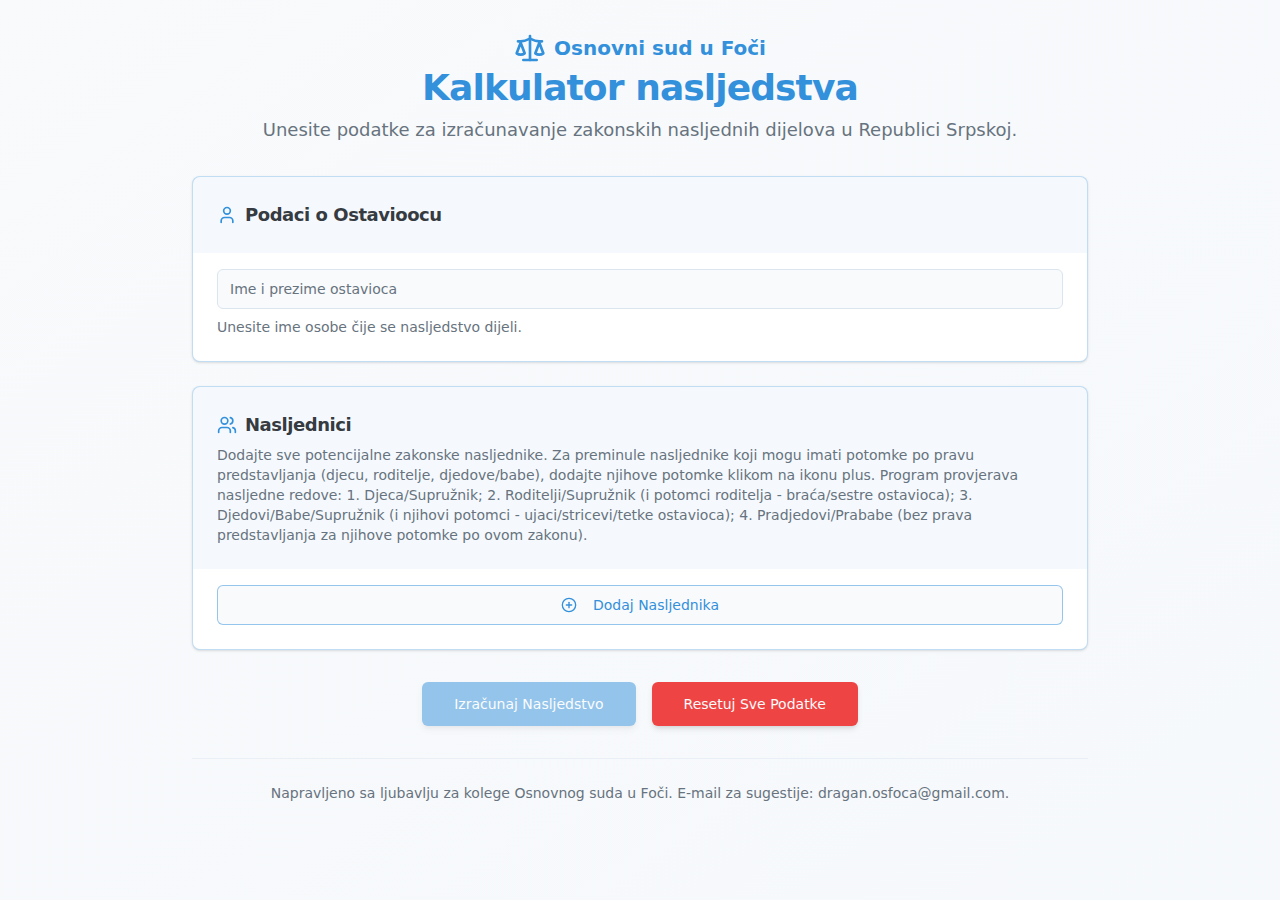
<file: index.html>
<!DOCTYPE html><html lang="sr"><head><meta charSet="utf-8"/><meta name="viewport" content="width=device-width, initial-scale=1"/><link rel="preload" href="/_next/static/media/a34f9d1faa5f3315-s.p.woff2" as="font" crossorigin="" type="font/woff2"/><link rel="stylesheet" href="/_next/static/css/271c760eee0650c8.css" data-precedence="next"/><link rel="preload" as="script" fetchPriority="low" href="/_next/static/chunks/webpack-99dad34258295962.js"/><script src="/_next/static/chunks/4bd1b696-57d7e958a3b6c634.js" async=""></script><script src="/_next/static/chunks/684-a70d8531214ff508.js" async=""></script><script src="/_next/static/chunks/main-app-88a0a9742c364011.js" async=""></script><script src="/_next/static/chunks/774-def2194fc83013f5.js" async=""></script><script src="/_next/static/chunks/app/layout-9d490b1d1be924e0.js" async=""></script><script src="/_next/static/chunks/623-ab50f0c5c7558d57.js" async=""></script><script src="/_next/static/chunks/app/page-9f771d47af04e591.js" async=""></script><meta name="next-size-adjust" content=""/><link rel="manifest" href="/manifest.json"/><meta name="theme-color" content="#3498db"/><title>Osnovni sud u Foči - kalkulator nasljedstva</title><meta name="description" content="Kalkulator za izračunavanje nasljednog dijela u Republici Srpskoj"/> <script src="/_next/static/chunks/polyfills-42372ed130431b0a.js" noModule=""></script></head><body class="__variable_d65c78 font-sans antialiased"><div class="min-h-screen bg-gradient-to-br from-background to-secondary/30 dark:from-background dark:to-secondary/10 flex flex-col items-center p-4 md:p-8 print:p-0 print:bg-white"><div class="w-full max-w-4xl space-y-8 print:space-y-0"><header class="print:hidden"><div class="flex justify-center items-center mb-1"><svg xmlns="http://www.w3.org/2000/svg" width="24" height="24" viewBox="0 0 24 24" fill="none" stroke="currentColor" stroke-width="2" stroke-linecap="round" stroke-linejoin="round" class="lucide lucide-scale mr-2 h-6 w-6 md:h-8 md:w-8 text-primary"><path d="m16 16 3-8 3 8c-.87.65-1.92 1-3 1s-2.13-.35-3-1Z"></path><path d="m2 16 3-8 3 8c-.87.65-1.92 1-3 1s-2.13-.35-3-1Z"></path><path d="M7 21h10"></path><path d="M12 3v18"></path><path d="M3 7h2c2 0 5-1 7-2 2 1 5 2 7 2h2"></path></svg><span class="text-lg md:text-xl font-semibold text-primary">Osnovni sud u Foči</span></div><h1 class="text-3xl md:text-4xl font-bold text-primary tracking-tight text-center mb-2">Kalkulator nasljedstva</h1><p class="mt-2 text-md md:text-lg text-muted-foreground text-center">Unesite podatke za izračunavanje zakonskih nasljednih dijelova u Republici Srpskoj.</p></header><div class="space-y-6 print:hidden"><div class="rounded-lg border bg-card text-card-foreground border-primary/30 shadow"><div class="flex flex-col space-y-1.5 p-6 bg-primary/5 rounded-t-md"><div class="font-semibold tracking-tight text-lg flex items-center"><svg xmlns="http://www.w3.org/2000/svg" width="24" height="24" viewBox="0 0 24 24" fill="none" stroke="currentColor" stroke-width="2" stroke-linecap="round" stroke-linejoin="round" class="lucide lucide-user mr-2 h-5 w-5 text-primary"><path d="M19 21v-2a4 4 0 0 0-4-4H9a4 4 0 0 0-4 4v2"></path><circle cx="12" cy="7" r="4"></circle></svg> Podaci o Ostavioocu</div></div><div class="p-6 pt-4"><input class="flex h-10 w-full rounded-md border border-input bg-background px-3 py-2 text-base ring-offset-background file:border-0 file:bg-transparent file:text-sm file:font-medium file:text-foreground placeholder:text-muted-foreground focus-visible:outline-none focus-visible:ring-2 focus-visible:ring-ring focus-visible:ring-offset-2 disabled:cursor-not-allowed disabled:opacity-50 md:text-sm mb-2" placeholder="Ime i prezime ostavioca" aria-label="Ime i prezime ostavioca" value=""/><p class="text-sm text-muted-foreground">Unesite ime osobe čije se nasljedstvo dijeli.</p></div></div><div class="rounded-lg border bg-card text-card-foreground border-primary/30 shadow"><div class="flex flex-col space-y-1.5 p-6 bg-primary/5 rounded-t-md"><div class="font-semibold tracking-tight text-lg flex items-center"><svg xmlns="http://www.w3.org/2000/svg" width="24" height="24" viewBox="0 0 24 24" fill="none" stroke="currentColor" stroke-width="2" stroke-linecap="round" stroke-linejoin="round" class="lucide lucide-users mr-2 h-5 w-5 text-primary"><path d="M16 21v-2a4 4 0 0 0-4-4H6a4 4 0 0 0-4 4v2"></path><circle cx="9" cy="7" r="4"></circle><path d="M22 21v-2a4 4 0 0 0-3-3.87"></path><path d="M16 3.13a4 4 0 0 1 0 7.75"></path></svg> Nasljednici</div><div class="text-sm text-muted-foreground">Dodajte sve potencijalne zakonske nasljednike. Za preminule nasljednike koji mogu imati potomke po pravu predstavljanja (djecu, roditelje, djedove/babe), dodajte njihove potomke klikom na ikonu plus. Program provjerava nasljedne redove: 1. Djeca/Supružnik; 2. Roditelji/Supružnik (i potomci roditelja - braća/sestre ostavioca); 3. Djedovi/Babe/Supružnik (i njihovi potomci - ujaci/stricevi/tetke ostavioca); 4. Pradjedovi/Prababe (bez prava predstavljanja za njihove potomke po ovom zakonu).</div></div><div class="p-6 pt-4"><button class="inline-flex items-center justify-center gap-2 whitespace-nowrap rounded-md text-sm font-medium ring-offset-background transition-colors focus-visible:outline-none focus-visible:ring-2 focus-visible:ring-ring focus-visible:ring-offset-2 disabled:pointer-events-none disabled:opacity-50 [&amp;_svg]:pointer-events-none [&amp;_svg]:size-4 [&amp;_svg]:shrink-0 border bg-background h-10 px-4 py-2 w-full border-primary/50 text-primary hover:bg-primary/10 hover:text-primary"><svg xmlns="http://www.w3.org/2000/svg" width="24" height="24" viewBox="0 0 24 24" fill="none" stroke="currentColor" stroke-width="2" stroke-linecap="round" stroke-linejoin="round" class="lucide lucide-circle-plus mr-2 h-4 w-4"><circle cx="12" cy="12" r="10"></circle><path d="M8 12h8"></path><path d="M12 8v8"></path></svg> Dodaj Nasljednika</button></div></div></div><div class="flex flex-col sm:flex-row justify-center items-center gap-4 print:hidden"><button class="inline-flex items-center justify-center gap-2 whitespace-nowrap text-sm font-medium ring-offset-background focus-visible:outline-none focus-visible:ring-2 focus-visible:ring-ring focus-visible:ring-offset-2 disabled:pointer-events-none disabled:opacity-50 [&amp;_svg]:pointer-events-none [&amp;_svg]:size-4 [&amp;_svg]:shrink-0 h-11 rounded-md px-8 w-full sm:w-auto bg-primary hover:bg-primary/90 text-primary-foreground shadow-md transition-transform hover:scale-105" disabled="">Izračunaj Nasljedstvo</button><button class="inline-flex items-center justify-center gap-2 whitespace-nowrap text-sm font-medium ring-offset-background focus-visible:outline-none focus-visible:ring-2 focus-visible:ring-ring focus-visible:ring-offset-2 disabled:pointer-events-none disabled:opacity-50 [&amp;_svg]:pointer-events-none [&amp;_svg]:size-4 [&amp;_svg]:shrink-0 bg-destructive text-destructive-foreground hover:bg-destructive/90 h-11 rounded-md px-8 w-full sm:w-auto shadow-md transition-transform hover:scale-105" type="button" aria-haspopup="dialog" aria-expanded="false" aria-controls="radix-«Rk7db»" data-state="closed">Resetuj Sve Podatke</button></div><footer class="text-center mt-12 py-6 border-t border-border/50 print:hidden"><p class="text-sm text-muted-foreground">Napravljeno sa ljubavlju za kolege Osnovnog suda u Foči. E-mail za sugestije: dragan.osfoca@gmail.com.</p></footer></div></div><div role="region" aria-label="Notifications (F8)" tabindex="-1" style="pointer-events:none"><ol tabindex="-1" class="fixed top-0 z-[100] flex max-h-screen w-full flex-col-reverse p-4 sm:bottom-0 sm:right-0 sm:top-auto sm:flex-col md:max-w-[420px]"></ol></div><script src="/_next/static/chunks/webpack-99dad34258295962.js" async=""></script><script>(self.__next_f=self.__next_f||[]).push([0])</script><script>self.__next_f.push([1,"1:\"$Sreact.fragment\"\n2:I[7555,[],\"\"]\n3:I[1295,[],\"\"]\n4:I[9156,[\"774\",\"static/chunks/774-def2194fc83013f5.js\",\"177\",\"static/chunks/app/layout-9d490b1d1be924e0.js\"],\"Toaster\"]\n5:I[894,[],\"ClientPageRoot\"]\n6:I[4829,[\"774\",\"static/chunks/774-def2194fc83013f5.js\",\"623\",\"static/chunks/623-ab50f0c5c7558d57.js\",\"974\",\"static/chunks/app/page-9f771d47af04e591.js\"],\"default\"]\n9:I[9665,[],\"OutletBoundary\"]\nc:I[9665,[],\"ViewportBoundary\"]\ne:I[9665,[],\"MetadataBoundary\"]\n10:I[6614,[],\"\"]\n:HL[\"/_next/static/media/a34f9d1faa5f3315-s.p.woff2\",\"font\",{\"crossOrigin\":\"\",\"type\":\"font/woff2\"}]\n:HL[\"/_next/static/css/271c760eee0650c8.css\",\"style\"]\n"])</script><script>self.__next_f.push([1,"0:{\"P\":null,\"b\":\"gglrlC-XHOyEAA8AWJ22U\",\"p\":\"\",\"c\":[\"\",\"\"],\"i\":false,\"f\":[[[\"\",{\"children\":[\"__PAGE__\",{}]},\"$undefined\",\"$undefined\",true],[\"\",[\"$\",\"$1\",\"c\",{\"children\":[[[\"$\",\"link\",\"0\",{\"rel\":\"stylesheet\",\"href\":\"/_next/static/css/271c760eee0650c8.css\",\"precedence\":\"next\",\"crossOrigin\":\"$undefined\",\"nonce\":\"$undefined\"}]],[\"$\",\"html\",null,{\"lang\":\"sr\",\"suppressHydrationWarning\":true,\"children\":[[\"$\",\"head\",null,{\"children\":[[\"$\",\"link\",null,{\"rel\":\"manifest\",\"href\":\"/manifest.json\"}],[\"$\",\"meta\",null,{\"name\":\"theme-color\",\"content\":\"#3498db\"}],\" \"]}],[\"$\",\"body\",null,{\"className\":\"__variable_d65c78 font-sans antialiased\",\"children\":[[\"$\",\"$L2\",null,{\"parallelRouterKey\":\"children\",\"error\":\"$undefined\",\"errorStyles\":\"$undefined\",\"errorScripts\":\"$undefined\",\"template\":[\"$\",\"$L3\",null,{}],\"templateStyles\":\"$undefined\",\"templateScripts\":\"$undefined\",\"notFound\":[[[\"$\",\"title\",null,{\"children\":\"404: This page could not be found.\"}],[\"$\",\"div\",null,{\"style\":{\"fontFamily\":\"system-ui,\\\"Segoe UI\\\",Roboto,Helvetica,Arial,sans-serif,\\\"Apple Color Emoji\\\",\\\"Segoe UI Emoji\\\"\",\"height\":\"100vh\",\"textAlign\":\"center\",\"display\":\"flex\",\"flexDirection\":\"column\",\"alignItems\":\"center\",\"justifyContent\":\"center\"},\"children\":[\"$\",\"div\",null,{\"children\":[[\"$\",\"style\",null,{\"dangerouslySetInnerHTML\":{\"__html\":\"body{color:#000;background:#fff;margin:0}.next-error-h1{border-right:1px solid rgba(0,0,0,.3)}@media (prefers-color-scheme:dark){body{color:#fff;background:#000}.next-error-h1{border-right:1px solid rgba(255,255,255,.3)}}\"}}],[\"$\",\"h1\",null,{\"className\":\"next-error-h1\",\"style\":{\"display\":\"inline-block\",\"margin\":\"0 20px 0 0\",\"padding\":\"0 23px 0 0\",\"fontSize\":24,\"fontWeight\":500,\"verticalAlign\":\"top\",\"lineHeight\":\"49px\"},\"children\":404}],[\"$\",\"div\",null,{\"style\":{\"display\":\"inline-block\"},\"children\":[\"$\",\"h2\",null,{\"style\":{\"fontSize\":14,\"fontWeight\":400,\"lineHeight\":\"49px\",\"margin\":0},\"children\":\"This page could not be found.\"}]}]]}]}]],[]],\"forbidden\":\"$undefined\",\"unauthorized\":\"$undefined\"}],[\"$\",\"$L4\",null,{}]]}]]}]]}],{\"children\":[\"__PAGE__\",[\"$\",\"$1\",\"c\",{\"children\":[[\"$\",\"$L5\",null,{\"Component\":\"$6\",\"searchParams\":{},\"params\":{},\"promises\":[\"$@7\",\"$@8\"]}],\"$undefined\",null,[\"$\",\"$L9\",null,{\"children\":[\"$La\",\"$Lb\",null]}]]}],{},null,false]},null,false],[\"$\",\"$1\",\"h\",{\"children\":[null,[\"$\",\"$1\",\"ocpCFY1opY-BHYVOL0qJk\",{\"children\":[[\"$\",\"$Lc\",null,{\"children\":\"$Ld\"}],[\"$\",\"meta\",null,{\"name\":\"next-size-adjust\",\"content\":\"\"}]]}],[\"$\",\"$Le\",null,{\"children\":\"$Lf\"}]]}],false]],\"m\":\"$undefined\",\"G\":[\"$10\",\"$undefined\"],\"s\":false,\"S\":true}\n"])</script><script>self.__next_f.push([1,"7:{}\n8:{}\n"])</script><script>self.__next_f.push([1,"d:[[\"$\",\"meta\",\"0\",{\"charSet\":\"utf-8\"}],[\"$\",\"meta\",\"1\",{\"name\":\"viewport\",\"content\":\"width=device-width, initial-scale=1\"}]]\na:null\n"])</script><script>self.__next_f.push([1,"b:null\nf:[[\"$\",\"title\",\"0\",{\"children\":\"Osnovni sud u Foči - kalkulator nasljedstva\"}],[\"$\",\"meta\",\"1\",{\"name\":\"description\",\"content\":\"Kalkulator za izračunavanje nasljednog dijela u Republici Srpskoj\"}]]\n"])</script></body></html>
</file>
<file: _next/static/css/271c760eee0650c8.css>
@font-face{font-family:Inter;font-style:normal;font-weight:100 900;font-display:swap;src:url(/_next/static/media/55c55f0601d81cf3-s.woff2) format("woff2");unicode-range:u+0460-052f,u+1c80-1c8a,u+20b4,u+2de0-2dff,u+a640-a69f,u+fe2e-fe2f}@font-face{font-family:Inter;font-style:normal;font-weight:100 900;font-display:swap;src:url(/_next/static/media/26a46d62cd723877-s.woff2) format("woff2");unicode-range:u+0301,u+0400-045f,u+0490-0491,u+04b0-04b1,u+2116}@font-face{font-family:Inter;font-style:normal;font-weight:100 900;font-display:swap;src:url(/_next/static/media/97e0cb1ae144a2a9-s.woff2) format("woff2");unicode-range:u+1f??}@font-face{font-family:Inter;font-style:normal;font-weight:100 900;font-display:swap;src:url(/_next/static/media/581909926a08bbc8-s.woff2) format("woff2");unicode-range:u+0370-0377,u+037a-037f,u+0384-038a,u+038c,u+038e-03a1,u+03a3-03ff}@font-face{font-family:Inter;font-style:normal;font-weight:100 900;font-display:swap;src:url(/_next/static/media/df0a9ae256c0569c-s.woff2) format("woff2");unicode-range:u+0102-0103,u+0110-0111,u+0128-0129,u+0168-0169,u+01a0-01a1,u+01af-01b0,u+0300-0301,u+0303-0304,u+0308-0309,u+0323,u+0329,u+1ea0-1ef9,u+20ab}@font-face{font-family:Inter;font-style:normal;font-weight:100 900;font-display:swap;src:url(/_next/static/media/6d93bde91c0c2823-s.woff2) format("woff2");unicode-range:u+0100-02ba,u+02bd-02c5,u+02c7-02cc,u+02ce-02d7,u+02dd-02ff,u+0304,u+0308,u+0329,u+1d00-1dbf,u+1e00-1e9f,u+1ef2-1eff,u+2020,u+20a0-20ab,u+20ad-20c0,u+2113,u+2c60-2c7f,u+a720-a7ff}@font-face{font-family:Inter;font-style:normal;font-weight:100 900;font-display:swap;src:url(/_next/static/media/a34f9d1faa5f3315-s.p.woff2) format("woff2");unicode-range:u+00??,u+0131,u+0152-0153,u+02bb-02bc,u+02c6,u+02da,u+02dc,u+0304,u+0308,u+0329,u+2000-206f,u+20ac,u+2122,u+2191,u+2193,u+2212,u+2215,u+feff,u+fffd}@font-face{font-family:Inter Fallback;src:local("Arial");ascent-override:90.44%;descent-override:22.52%;line-gap-override:0.00%;size-adjust:107.12%}.__className_d65c78{font-family:Inter,Inter Fallback;font-style:normal}.__variable_d65c78{--font-sans:"Inter","Inter Fallback"}*,:after,:before{--tw-border-spacing-x:0;--tw-border-spacing-y:0;--tw-translate-x:0;--tw-translate-y:0;--tw-rotate:0;--tw-skew-x:0;--tw-skew-y:0;--tw-scale-x:1;--tw-scale-y:1;--tw-pan-x: ;--tw-pan-y: ;--tw-pinch-zoom: ;--tw-scroll-snap-strictness:proximity;--tw-gradient-from-position: ;--tw-gradient-via-position: ;--tw-gradient-to-position: ;--tw-ordinal: ;--tw-slashed-zero: ;--tw-numeric-figure: ;--tw-numeric-spacing: ;--tw-numeric-fraction: ;--tw-ring-inset: ;--tw-ring-offset-width:0px;--tw-ring-offset-color:#fff;--tw-ring-color:rgb(59 130 246/0.5);--tw-ring-offset-shadow:0 0 #0000;--tw-ring-shadow:0 0 #0000;--tw-shadow:0 0 #0000;--tw-shadow-colored:0 0 #0000;--tw-blur: ;--tw-brightness: ;--tw-contrast: ;--tw-grayscale: ;--tw-hue-rotate: ;--tw-invert: ;--tw-saturate: ;--tw-sepia: ;--tw-drop-shadow: ;--tw-backdrop-blur: ;--tw-backdrop-brightness: ;--tw-backdrop-contrast: ;--tw-backdrop-grayscale: ;--tw-backdrop-hue-rotate: ;--tw-backdrop-invert: ;--tw-backdrop-opacity: ;--tw-backdrop-saturate: ;--tw-backdrop-sepia: ;--tw-contain-size: ;--tw-contain-layout: ;--tw-contain-paint: ;--tw-contain-style: }::backdrop{--tw-border-spacing-x:0;--tw-border-spacing-y:0;--tw-translate-x:0;--tw-translate-y:0;--tw-rotate:0;--tw-skew-x:0;--tw-skew-y:0;--tw-scale-x:1;--tw-scale-y:1;--tw-pan-x: ;--tw-pan-y: ;--tw-pinch-zoom: ;--tw-scroll-snap-strictness:proximity;--tw-gradient-from-position: ;--tw-gradient-via-position: ;--tw-gradient-to-position: ;--tw-ordinal: ;--tw-slashed-zero: ;--tw-numeric-figure: ;--tw-numeric-spacing: ;--tw-numeric-fraction: ;--tw-ring-inset: ;--tw-ring-offset-width:0px;--tw-ring-offset-color:#fff;--tw-ring-color:rgb(59 130 246/0.5);--tw-ring-offset-shadow:0 0 #0000;--tw-ring-shadow:0 0 #0000;--tw-shadow:0 0 #0000;--tw-shadow-colored:0 0 #0000;--tw-blur: ;--tw-brightness: ;--tw-contrast: ;--tw-grayscale: ;--tw-hue-rotate: ;--tw-invert: ;--tw-saturate: ;--tw-sepia: ;--tw-drop-shadow: ;--tw-backdrop-blur: ;--tw-backdrop-brightness: ;--tw-backdrop-contrast: ;--tw-backdrop-grayscale: ;--tw-backdrop-hue-rotate: ;--tw-backdrop-invert: ;--tw-backdrop-opacity: ;--tw-backdrop-saturate: ;--tw-backdrop-sepia: ;--tw-contain-size: ;--tw-contain-layout: ;--tw-contain-paint: ;--tw-contain-style: }/*
! tailwindcss v3.4.17 | MIT License | https://tailwindcss.com
*/*,:after,:before{box-sizing:border-box;border:0 solid #e5e7eb}:after,:before{--tw-content:""}:host,html{line-height:1.5;-webkit-text-size-adjust:100%;-moz-tab-size:4;tab-size:4;font-family:ui-sans-serif,system-ui,sans-serif,Apple Color Emoji,Segoe UI Emoji,Segoe UI Symbol,Noto Color Emoji;font-feature-settings:normal;font-variation-settings:normal;-webkit-tap-highlight-color:transparent}body{margin:0;line-height:inherit}hr{height:0;color:inherit;border-top-width:1px}abbr:where([title]){text-decoration:underline dotted}h1,h2,h3,h4,h5,h6{font-size:inherit;font-weight:inherit}a{color:inherit;text-decoration:inherit}b,strong{font-weight:bolder}code,kbd,pre,samp{font-family:ui-monospace,SFMono-Regular,Menlo,Monaco,Consolas,Liberation Mono,Courier New,monospace;font-feature-settings:normal;font-variation-settings:normal;font-size:1em}small{font-size:80%}sub,sup{font-size:75%;line-height:0;position:relative;vertical-align:baseline}sub{bottom:-.25em}sup{top:-.5em}table{text-indent:0;border-color:inherit;border-collapse:collapse}button,input,optgroup,select,textarea{font-family:inherit;font-feature-settings:inherit;font-variation-settings:inherit;font-size:100%;font-weight:inherit;line-height:inherit;letter-spacing:inherit;color:inherit;margin:0;padding:0}button,select{text-transform:none}button,input:where([type=button]),input:where([type=reset]),input:where([type=submit]){-webkit-appearance:button;background-color:transparent;background-image:none}:-moz-focusring{outline:auto}:-moz-ui-invalid{box-shadow:none}progress{vertical-align:baseline}::-webkit-inner-spin-button,::-webkit-outer-spin-button{height:auto}[type=search]{-webkit-appearance:textfield;outline-offset:-2px}::-webkit-search-decoration{-webkit-appearance:none}::-webkit-file-upload-button{-webkit-appearance:button;font:inherit}summary{display:list-item}blockquote,dd,dl,figure,h1,h2,h3,h4,h5,h6,hr,p,pre{margin:0}fieldset{margin:0}fieldset,legend{padding:0}menu,ol,ul{list-style:none;margin:0;padding:0}dialog{padding:0}textarea{resize:vertical}input::placeholder,textarea::placeholder{opacity:1;color:#9ca3af}[role=button],button{cursor:pointer}:disabled{cursor:default}audio,canvas,embed,iframe,img,object,svg,video{display:block;vertical-align:middle}img,video{max-width:100%;height:auto}[hidden]:where(:not([hidden=until-found])){display:none}:root{--background:210 40% 98%;--foreground:210 10% 23%;--card:210 40% 100%;--card-foreground:210 10% 23%;--popover:210 40% 100%;--popover-foreground:210 10% 23%;--primary:207 70% 53%;--primary-foreground:0 0% 100%;--secondary:210 40% 96.1%;--secondary-foreground:210 10% 23%;--muted:210 40% 96.1%;--muted-foreground:210 10% 45%;--accent:145 63% 49%;--accent-foreground:0 0% 100%;--destructive:0 84.2% 60.2%;--destructive-foreground:0 0% 98%;--border:210 40% 89.8%;--input:210 40% 89.8%;--ring:207 70% 53%;--chart-1:12 76% 61%;--chart-2:173 58% 39%;--chart-3:197 37% 24%;--chart-4:43 74% 66%;--chart-5:27 87% 67%;--radius:0.5rem;--sidebar-background:210 40% 98%;--sidebar-foreground:210 10% 23%;--sidebar-primary:207 70% 53%;--sidebar-primary-foreground:0 0% 100%;--sidebar-accent:145 63% 49%;--sidebar-accent-foreground:0 0% 100%;--sidebar-border:210 40% 89.8%;--sidebar-ring:207 70% 53%}.dark{--background:210 10% 15%;--foreground:210 40% 98%;--card:210 10% 10%;--card-foreground:210 40% 98%;--popover:210 10% 10%;--popover-foreground:210 40% 98%;--primary:207 70% 53%;--primary-foreground:0 0% 100%;--secondary:210 10% 23%;--secondary-foreground:210 40% 98%;--muted:210 10% 23%;--muted-foreground:210 40% 60%;--accent:145 63% 49%;--accent-foreground:0 0% 100%;--destructive:0 62.8% 30.6%;--destructive-foreground:0 0% 98%;--border:210 10% 30%;--input:210 10% 30%;--ring:207 70% 53%;--chart-1:220 70% 50%;--chart-2:160 60% 45%;--chart-3:30 80% 55%;--chart-4:280 65% 60%;--chart-5:340 75% 55%;--sidebar-background:210 10% 10%;--sidebar-foreground:210 40% 98%;--sidebar-primary:207 70% 53%;--sidebar-primary-foreground:0 0% 100%;--sidebar-accent:145 63% 49%;--sidebar-accent-foreground:0 0% 100%;--sidebar-border:210 10% 30%;--sidebar-ring:207 70% 53%}*{border-color:hsl(var(--border))}body{background-color:hsl(var(--background));color:hsl(var(--foreground))}@media print{body{background-color:white!important;-webkit-print-color-adjust:exact!important;print-color-adjust:exact!important;color:black!important;padding:0;margin:0;font-size:10pt}body>:not(.print-section):not(script):not(style){display:none!important}.print-section{display:block!important;width:100%!important;height:auto!important;position:static!important;margin:0!important;padding:1cm!important;border:none!important;box-shadow:none!important;background-color:white!important;color:black!important}.print\:hidden{display:none!important}.print\:block{display:block!important}.print\:inline{display:inline!important}.print\:inline-block{display:inline-block!important}.print\:table{display:table!important;width:100%;border-collapse:collapse}.print\:table-row{display:table-row!important}.print\:table-cell{display:table-cell!important;padding:.25rem}.print\:p-0{padding:0!important}.print\:m-0{margin:0!important}.print\:mt-0{margin-top:0!important}.print\:mt-4{margin-top:1rem!important}.print\:mb-4{margin-bottom:1rem!important}.print\:pb-2{padding-bottom:.5rem!important}.print\:text-xs{font-size:.75rem!important;line-height:1rem!important}.print\:text-sm{font-size:.875rem!important;line-height:1.25rem!important}.print\:text-base{font-size:1rem!important;line-height:1.5rem!important}.print\:text-lg{font-size:1.125rem!important;line-height:1.75rem!important}.print\:text-black{color:black!important}.print\:text-gray-600{color:#718096!important}.print\:bg-white{background-color:white!important}.print\:shadow-none{box-shadow:none!important}.print\:border-none{border:none!important}.print\:border-b{border-bottom-width:1px!important;border-color:#ccc!important}.print\:rounded-none{border-radius:0!important}.print\:max-w-full{max-width:100%!important}.print\:min-h-0{min-height:0!important}.print\:space-y-0>:not([hidden])~:not([hidden]){margin-top:0!important}.print\:p-1,.print\:table td,.print\:table th{padding:.25rem!important}.print\:table th{font-weight:700;text-align:left;border-bottom:1px solid #ccc}.print\:break-inside-avoid{page-break-inside:avoid!important}.print\:break-before-page{page-break-before:always!important}[data-radix-popper-content-wrapper],[role=tooltip]{display:none!important}a[href]:after{content:none!important}::-webkit-scrollbar{display:none}*{-ms-overflow-style:none;scrollbar-width:none}}.sr-only{position:absolute;width:1px;height:1px;padding:0;margin:-1px;overflow:hidden;clip:rect(0,0,0,0);white-space:nowrap;border-width:0}.pointer-events-none{pointer-events:none}.pointer-events-auto{pointer-events:auto}.invisible{visibility:hidden}.fixed{position:fixed}.absolute{position:absolute}.relative{position:relative}.inset-0{inset:0}.inset-x-0{left:0;right:0}.inset-y-0{top:0;bottom:0}.bottom-0{bottom:0}.left-0{left:0}.left-1{left:.25rem}.left-2{left:.5rem}.left-\[50\%\]{left:50%}.right-0{right:0}.right-1{right:.25rem}.right-2{right:.5rem}.right-3{right:.75rem}.right-4{right:1rem}.top-0{top:0}.top-1\.5{top:.375rem}.top-2{top:.5rem}.top-3\.5{top:.875rem}.top-4{top:1rem}.top-\[50\%\]{top:50%}.z-10{z-index:10}.z-20{z-index:20}.z-50{z-index:50}.z-\[100\]{z-index:100}.-mx-1{margin-left:-.25rem;margin-right:-.25rem}.mx-2{margin-left:.5rem;margin-right:.5rem}.mx-3\.5{margin-left:.875rem;margin-right:.875rem}.my-0\.5{margin-top:.125rem;margin-bottom:.125rem}.my-1{margin-top:.25rem}.mb-1,.my-1{margin-bottom:.25rem}.mb-2{margin-bottom:.5rem}.mb-4{margin-bottom:1rem}.ml-1{margin-left:.25rem}.ml-2{margin-left:.5rem}.ml-6{margin-left:1.5rem}.ml-auto{margin-left:auto}.mr-1{margin-right:.25rem}.mr-2{margin-right:.5rem}.mt-1{margin-top:.25rem}.mt-12{margin-top:3rem}.mt-2{margin-top:.5rem}.mt-4{margin-top:1rem}.mt-6{margin-top:1.5rem}.block{display:block}.inline-block{display:inline-block}.flex{display:flex}.inline-flex{display:inline-flex}.table{display:table}.grid{display:grid}.hidden{display:none}.aspect-square{aspect-ratio:1/1}.aspect-video{aspect-ratio:16/9}.size-4{width:1rem;height:1rem}.h-10{height:2.5rem}.h-11{height:2.75rem}.h-12{height:3rem}.h-2{height:.5rem}.h-2\.5{height:.625rem}.h-3{height:.75rem}.h-3\.5{height:.875rem}.h-36{height:9rem}.h-4{height:1rem}.h-48{height:12rem}.h-5{height:1.25rem}.h-6{height:1.5rem}.h-7{height:1.75rem}.h-8{height:2rem}.h-9{height:2.25rem}.h-\[1px\]{height:1px}.h-\[var\(--radix-select-trigger-height\)\]{height:var(--radix-select-trigger-height)}.h-full{height:100%}.h-px{height:1px}.h-svh{height:100svh}.max-h-96{max-height:24rem}.max-h-screen{max-height:100vh}.min-h-0{min-height:0}.min-h-\[80px\]{min-height:80px}.min-h-screen{min-height:100vh}.min-h-svh{min-height:100svh}.w-0{width:0}.w-1{width:.25rem}.w-10{width:2.5rem}.w-11{width:2.75rem}.w-2{width:.5rem}.w-2\.5{width:.625rem}.w-3{width:.75rem}.w-3\.5{width:.875rem}.w-3\/4{width:75%}.w-4{width:1rem}.w-5{width:1.25rem}.w-6{width:1.5rem}.w-7{width:1.75rem}.w-72{width:18rem}.w-9{width:2.25rem}.w-\[--sidebar-width\]{width:var(--sidebar-width)}.w-\[1px\]{width:1px}.w-auto{width:auto}.w-full{width:100%}.min-w-0{min-width:0}.min-w-5{min-width:1.25rem}.min-w-\[12rem\]{min-width:12rem}.min-w-\[8rem\]{min-width:8rem}.min-w-\[var\(--radix-select-trigger-width\)\]{min-width:var(--radix-select-trigger-width)}.max-w-4xl{max-width:56rem}.max-w-\[--skeleton-width\]{max-width:var(--skeleton-width)}.max-w-lg{max-width:32rem}.flex-1{flex:1 1 0%}.flex-shrink-0,.shrink-0{flex-shrink:0}.grow{flex-grow:1}.caption-bottom{caption-side:bottom}.border-collapse{border-collapse:collapse}.-translate-x-1\/2{--tw-translate-x:-50%}.-translate-x-1\/2,.-translate-x-px{transform:translate(var(--tw-translate-x),var(--tw-translate-y)) rotate(var(--tw-rotate)) skewX(var(--tw-skew-x)) skewY(var(--tw-skew-y)) scaleX(var(--tw-scale-x)) scaleY(var(--tw-scale-y))}.-translate-x-px{--tw-translate-x:-1px}.translate-x-\[-50\%\]{--tw-translate-x:-50%}.translate-x-\[-50\%\],.translate-x-px{transform:translate(var(--tw-translate-x),var(--tw-translate-y)) rotate(var(--tw-rotate)) skewX(var(--tw-skew-x)) skewY(var(--tw-skew-y)) scaleX(var(--tw-scale-x)) scaleY(var(--tw-scale-y))}.translate-x-px{--tw-translate-x:1px}.translate-y-\[-50\%\]{--tw-translate-y:-50%}.transform,.translate-y-\[-50\%\]{transform:translate(var(--tw-translate-x),var(--tw-translate-y)) rotate(var(--tw-rotate)) skewX(var(--tw-skew-x)) skewY(var(--tw-skew-y)) scaleX(var(--tw-scale-x)) scaleY(var(--tw-scale-y))}@keyframes pulse{50%{opacity:.5}}.animate-pulse{animation:pulse 2s cubic-bezier(.4,0,.6,1) infinite}.cursor-default{cursor:default}.cursor-help{cursor:help}.cursor-pointer{cursor:pointer}.touch-none{touch-action:none}.select-none{user-select:none}.list-none{list-style-type:none}.flex-row{flex-direction:row}.flex-col{flex-direction:column}.flex-col-reverse{flex-direction:column-reverse}.flex-wrap{flex-wrap:wrap}.items-start{align-items:flex-start}.items-end{align-items:flex-end}.items-center{align-items:center}.items-stretch{align-items:stretch}.justify-end{justify-content:flex-end}.justify-center{justify-content:center}.justify-between{justify-content:space-between}.gap-1{gap:.25rem}.gap-1\.5{gap:.375rem}.gap-2{gap:.5rem}.gap-4{gap:1rem}.gap-x-1{column-gap:.25rem}.space-x-1>:not([hidden])~:not([hidden]){--tw-space-x-reverse:0;margin-right:calc(.25rem * var(--tw-space-x-reverse));margin-left:calc(.25rem * calc(1 - var(--tw-space-x-reverse)))}.space-x-2>:not([hidden])~:not([hidden]){--tw-space-x-reverse:0;margin-right:calc(.5rem * var(--tw-space-x-reverse));margin-left:calc(.5rem * calc(1 - var(--tw-space-x-reverse)))}.space-x-4>:not([hidden])~:not([hidden]){--tw-space-x-reverse:0;margin-right:calc(1rem * var(--tw-space-x-reverse));margin-left:calc(1rem * calc(1 - var(--tw-space-x-reverse)))}.space-y-0\.5>:not([hidden])~:not([hidden]){--tw-space-y-reverse:0;margin-top:calc(.125rem * calc(1 - var(--tw-space-y-reverse)));margin-bottom:calc(.125rem * var(--tw-space-y-reverse))}.space-y-1>:not([hidden])~:not([hidden]){--tw-space-y-reverse:0;margin-top:calc(.25rem * calc(1 - var(--tw-space-y-reverse)));margin-bottom:calc(.25rem * var(--tw-space-y-reverse))}.space-y-1\.5>:not([hidden])~:not([hidden]){--tw-space-y-reverse:0;margin-top:calc(.375rem * calc(1 - var(--tw-space-y-reverse)));margin-bottom:calc(.375rem * var(--tw-space-y-reverse))}.space-y-2>:not([hidden])~:not([hidden]){--tw-space-y-reverse:0;margin-top:calc(.5rem * calc(1 - var(--tw-space-y-reverse)));margin-bottom:calc(.5rem * var(--tw-space-y-reverse))}.space-y-4>:not([hidden])~:not([hidden]){--tw-space-y-reverse:0;margin-top:calc(1rem * calc(1 - var(--tw-space-y-reverse)));margin-bottom:calc(1rem * var(--tw-space-y-reverse))}.space-y-6>:not([hidden])~:not([hidden]){--tw-space-y-reverse:0;margin-top:calc(1.5rem * calc(1 - var(--tw-space-y-reverse)));margin-bottom:calc(1.5rem * var(--tw-space-y-reverse))}.space-y-8>:not([hidden])~:not([hidden]){--tw-space-y-reverse:0;margin-top:calc(2rem * calc(1 - var(--tw-space-y-reverse)));margin-bottom:calc(2rem * var(--tw-space-y-reverse))}.overflow-auto{overflow:auto}.overflow-hidden{overflow:hidden}.whitespace-nowrap{white-space:nowrap}.rounded-\[2px\]{border-radius:2px}.rounded-\[inherit\]{border-radius:inherit}.rounded-full{border-radius:9999px}.rounded-lg{border-radius:var(--radius)}.rounded-md{border-radius:calc(var(--radius) - 2px)}.rounded-sm{border-radius:calc(var(--radius) - 4px)}.rounded-t-lg{border-top-left-radius:var(--radius);border-top-right-radius:var(--radius)}.rounded-t-md{border-top-left-radius:calc(var(--radius) - 2px);border-top-right-radius:calc(var(--radius) - 2px)}.border{border-width:1px}.border-2{border-width:2px}.border-\[1\.5px\]{border-width:1.5px}.border-b{border-bottom-width:1px}.border-l{border-left-width:1px}.border-r{border-right-width:1px}.border-t{border-top-width:1px}.border-dashed{border-style:dashed}.border-\[--color-border\]{border-color:var(--color-border)}.border-accent\/50{border-color:hsl(var(--accent)/.5)}.border-blue-200{--tw-border-opacity:1;border-color:rgb(191 219 254/var(--tw-border-opacity,1))}.border-blue-300{--tw-border-opacity:1;border-color:rgb(147 197 253/var(--tw-border-opacity,1))}.border-border{border-color:hsl(var(--border))}.border-border\/50{border-color:hsl(var(--border)/.5)}.border-destructive{border-color:hsl(var(--destructive))}.border-destructive\/50{border-color:hsl(var(--destructive)/.5)}.border-input{border-color:hsl(var(--input))}.border-muted{border-color:hsl(var(--muted))}.border-primary{border-color:hsl(var(--primary))}.border-primary\/30{border-color:hsl(var(--primary)/.3)}.border-primary\/50{border-color:hsl(var(--primary)/.5)}.border-red-300{--tw-border-opacity:1;border-color:rgb(252 165 165/var(--tw-border-opacity,1))}.border-secondary{border-color:hsl(var(--secondary))}.border-sidebar-border{border-color:hsl(var(--sidebar-border))}.border-transparent{border-color:transparent}.border-l-transparent{border-left-color:transparent}.border-t-transparent{border-top-color:transparent}.bg-\[--color-bg\]{background-color:var(--color-bg)}.bg-accent{background-color:hsl(var(--accent))}.bg-accent\/5{background-color:hsl(var(--accent)/.05)}.bg-background{background-color:hsl(var(--background))}.bg-black\/80{background-color:rgb(0 0 0/.8)}.bg-blue-50{--tw-bg-opacity:1;background-color:rgb(239 246 255/var(--tw-bg-opacity,1))}.bg-border{background-color:hsl(var(--border))}.bg-card{background-color:hsl(var(--card))}.bg-destructive{background-color:hsl(var(--destructive))}.bg-muted{background-color:hsl(var(--muted))}.bg-muted\/50{background-color:hsl(var(--muted)/.5)}.bg-popover{background-color:hsl(var(--popover))}.bg-primary{background-color:hsl(var(--primary))}.bg-primary\/5{background-color:hsl(var(--primary)/.05)}.bg-red-50{--tw-bg-opacity:1;background-color:rgb(254 242 242/var(--tw-bg-opacity,1))}.bg-secondary{background-color:hsl(var(--secondary))}.bg-secondary\/20{background-color:hsl(var(--secondary)/.2)}.bg-secondary\/50{background-color:hsl(var(--secondary)/.5)}.bg-secondary\/60{background-color:hsl(var(--secondary)/.6)}.bg-secondary\/90{background-color:hsl(var(--secondary)/.9)}.bg-sidebar{background-color:hsl(var(--sidebar-background))}.bg-sidebar-border{background-color:hsl(var(--sidebar-border))}.bg-transparent{background-color:transparent}.bg-gradient-to-br{background-image:linear-gradient(to bottom right,var(--tw-gradient-stops))}.from-background{--tw-gradient-from:hsl(var(--background)) var(--tw-gradient-from-position);--tw-gradient-to:hsl(var(--background)/0) var(--tw-gradient-to-position);--tw-gradient-stops:var(--tw-gradient-from),var(--tw-gradient-to)}.to-secondary\/30{--tw-gradient-to:hsl(var(--secondary)/0.3) var(--tw-gradient-to-position)}.fill-current{fill:currentColor}.p-0{padding:0}.p-1{padding:.25rem}.p-2{padding:.5rem}.p-3{padding:.75rem}.p-4{padding:1rem}.p-6{padding:1.5rem}.p-\[1px\]{padding:1px}.px-1{padding-left:.25rem;padding-right:.25rem}.px-2{padding-left:.5rem;padding-right:.5rem}.px-2\.5{padding-left:.625rem;padding-right:.625rem}.px-3{padding-left:.75rem;padding-right:.75rem}.px-4{padding-left:1rem;padding-right:1rem}.px-8{padding-left:2rem;padding-right:2rem}.py-0\.5{padding-top:.125rem;padding-bottom:.125rem}.py-1{padding-top:.25rem;padding-bottom:.25rem}.py-1\.5{padding-top:.375rem;padding-bottom:.375rem}.py-2{padding-top:.5rem;padding-bottom:.5rem}.py-4{padding-top:1rem;padding-bottom:1rem}.py-6{padding-top:1.5rem;padding-bottom:1.5rem}.pb-3{padding-bottom:.75rem}.pb-4{padding-bottom:1rem}.pl-8{padding-left:2rem}.pr-2{padding-right:.5rem}.pr-8{padding-right:2rem}.pt-0{padding-top:0}.pt-1{padding-top:.25rem}.pt-2{padding-top:.5rem}.pt-3{padding-top:.75rem}.pt-4{padding-top:1rem}.text-left{text-align:left}.text-center{text-align:center}.text-right{text-align:right}.align-middle{vertical-align:middle}.font-mono{font-family:ui-monospace,SFMono-Regular,Menlo,Monaco,Consolas,Liberation Mono,Courier New,monospace}.font-sans{font-family:ui-sans-serif,system-ui,sans-serif,Apple Color Emoji,Segoe UI Emoji,Segoe UI Symbol,Noto Color Emoji}.text-2xl{font-size:1.5rem;line-height:2rem}.text-3xl{font-size:1.875rem;line-height:2.25rem}.text-\[0\.8rem\]{font-size:.8rem}.text-base{font-size:1rem;line-height:1.5rem}.text-lg{font-size:1.125rem;line-height:1.75rem}.text-sm{font-size:.875rem;line-height:1.25rem}.text-xl{font-size:1.25rem;line-height:1.75rem}.text-xs{font-size:.75rem;line-height:1rem}.font-bold{font-weight:700}.font-medium{font-weight:500}.font-normal{font-weight:400}.font-semibold{font-weight:600}.italic{font-style:italic}.tabular-nums{--tw-numeric-spacing:tabular-nums;font-variant-numeric:var(--tw-ordinal) var(--tw-slashed-zero) var(--tw-numeric-figure) var(--tw-numeric-spacing) var(--tw-numeric-fraction)}.leading-none{line-height:1}.tracking-tight{letter-spacing:-.025em}.tracking-widest{letter-spacing:.1em}.text-accent{color:hsl(var(--accent))}.text-accent-foreground{color:hsl(var(--accent-foreground))}.text-amber-700{--tw-text-opacity:1;color:rgb(180 83 9/var(--tw-text-opacity,1))}.text-blue-600{--tw-text-opacity:1;color:rgb(37 99 235/var(--tw-text-opacity,1))}.text-blue-700{--tw-text-opacity:1;color:rgb(29 78 216/var(--tw-text-opacity,1))}.text-blue-800{--tw-text-opacity:1;color:rgb(30 64 175/var(--tw-text-opacity,1))}.text-card-foreground{color:hsl(var(--card-foreground))}.text-current{color:currentColor}.text-destructive{color:hsl(var(--destructive))}.text-destructive-foreground{color:hsl(var(--destructive-foreground))}.text-foreground{color:hsl(var(--foreground))}.text-foreground\/50{color:hsl(var(--foreground)/.5)}.text-green-600{--tw-text-opacity:1;color:rgb(22 163 74/var(--tw-text-opacity,1))}.text-green-700{--tw-text-opacity:1;color:rgb(21 128 61/var(--tw-text-opacity,1))}.text-muted-foreground{color:hsl(var(--muted-foreground))}.text-popover-foreground{color:hsl(var(--popover-foreground))}.text-primary{color:hsl(var(--primary))}.text-primary-foreground{color:hsl(var(--primary-foreground))}.text-red-600{--tw-text-opacity:1;color:rgb(220 38 38/var(--tw-text-opacity,1))}.text-red-700{--tw-text-opacity:1;color:rgb(185 28 28/var(--tw-text-opacity,1))}.text-secondary-foreground{color:hsl(var(--secondary-foreground))}.text-sidebar-foreground{color:hsl(var(--sidebar-foreground))}.text-sidebar-foreground\/70{color:hsl(var(--sidebar-foreground)/.7)}.underline-offset-4{text-underline-offset:4px}.antialiased{-webkit-font-smoothing:antialiased;-moz-osx-font-smoothing:grayscale}.opacity-0{opacity:0}.opacity-50{opacity:.5}.opacity-60{opacity:.6}.opacity-70{opacity:.7}.opacity-80{opacity:.8}.opacity-90{opacity:.9}.shadow{--tw-shadow:0 1px 3px 0 rgb(0 0 0/0.1),0 1px 2px -1px rgb(0 0 0/0.1);--tw-shadow-colored:0 1px 3px 0 var(--tw-shadow-color),0 1px 2px -1px var(--tw-shadow-color)}.shadow,.shadow-\[0_0_0_1px_hsl\(var\(--sidebar-border\)\)\]{box-shadow:var(--tw-ring-offset-shadow,0 0 #0000),var(--tw-ring-shadow,0 0 #0000),var(--tw-shadow)}.shadow-\[0_0_0_1px_hsl\(var\(--sidebar-border\)\)\]{--tw-shadow:0 0 0 1px hsl(var(--sidebar-border));--tw-shadow-colored:0 0 0 1px var(--tw-shadow-color)}.shadow-lg{--tw-shadow:0 10px 15px -3px rgb(0 0 0/0.1),0 4px 6px -4px rgb(0 0 0/0.1);--tw-shadow-colored:0 10px 15px -3px var(--tw-shadow-color),0 4px 6px -4px var(--tw-shadow-color)}.shadow-lg,.shadow-md{box-shadow:var(--tw-ring-offset-shadow,0 0 #0000),var(--tw-ring-shadow,0 0 #0000),var(--tw-shadow)}.shadow-md{--tw-shadow:0 4px 6px -1px rgb(0 0 0/0.1),0 2px 4px -2px rgb(0 0 0/0.1);--tw-shadow-colored:0 4px 6px -1px var(--tw-shadow-color),0 2px 4px -2px var(--tw-shadow-color)}.shadow-none{--tw-shadow:0 0 #0000;--tw-shadow-colored:0 0 #0000}.shadow-none,.shadow-sm{box-shadow:var(--tw-ring-offset-shadow,0 0 #0000),var(--tw-ring-shadow,0 0 #0000),var(--tw-shadow)}.shadow-sm{--tw-shadow:0 1px 2px 0 rgb(0 0 0/0.05);--tw-shadow-colored:0 1px 2px 0 var(--tw-shadow-color)}.shadow-xl{--tw-shadow:0 20px 25px -5px rgb(0 0 0/0.1),0 8px 10px -6px rgb(0 0 0/0.1);--tw-shadow-colored:0 20px 25px -5px var(--tw-shadow-color),0 8px 10px -6px var(--tw-shadow-color);box-shadow:var(--tw-ring-offset-shadow,0 0 #0000),var(--tw-ring-shadow,0 0 #0000),var(--tw-shadow)}.outline-none{outline:2px solid transparent;outline-offset:2px}.outline{outline-style:solid}.ring-0{--tw-ring-offset-shadow:var(--tw-ring-inset) 0 0 0 var(--tw-ring-offset-width) var(--tw-ring-offset-color);--tw-ring-shadow:var(--tw-ring-inset) 0 0 0 calc(0px + var(--tw-ring-offset-width)) var(--tw-ring-color);box-shadow:var(--tw-ring-offset-shadow),var(--tw-ring-shadow),var(--tw-shadow,0 0 #0000)}.ring-sidebar-ring{--tw-ring-color:hsl(var(--sidebar-ring))}.ring-offset-background{--tw-ring-offset-color:hsl(var(--background))}.filter{filter:var(--tw-blur) var(--tw-brightness) var(--tw-contrast) var(--tw-grayscale) var(--tw-hue-rotate) var(--tw-invert) var(--tw-saturate) var(--tw-sepia) var(--tw-drop-shadow)}.transition{transition-property:color,background-color,border-color,text-decoration-color,fill,stroke,opacity,box-shadow,transform,filter,backdrop-filter;transition-timing-function:cubic-bezier(.4,0,.2,1);transition-duration:.15s}.transition-\[left\2c right\2c width\]{transition-property:left,right,width;transition-timing-function:cubic-bezier(.4,0,.2,1);transition-duration:.15s}.transition-\[margin\2c opa\]{transition-property:margin,opa;transition-timing-function:cubic-bezier(.4,0,.2,1);transition-duration:.15s}.transition-\[width\2c height\2c padding\]{transition-property:width,height,padding;transition-timing-function:cubic-bezier(.4,0,.2,1);transition-duration:.15s}.transition-\[width\]{transition-property:width;transition-timing-function:cubic-bezier(.4,0,.2,1);transition-duration:.15s}.transition-all{transition-property:all;transition-timing-function:cubic-bezier(.4,0,.2,1);transition-duration:.15s}.transition-colors{transition-property:color,background-color,border-color,text-decoration-color,fill,stroke;transition-timing-function:cubic-bezier(.4,0,.2,1);transition-duration:.15s}.transition-opacity{transition-property:opacity;transition-timing-function:cubic-bezier(.4,0,.2,1);transition-duration:.15s}.transition-transform{transition-property:transform;transition-timing-function:cubic-bezier(.4,0,.2,1);transition-duration:.15s}.duration-200{transition-duration:.2s}.ease-in-out{transition-timing-function:cubic-bezier(.4,0,.2,1)}.ease-linear{transition-timing-function:linear}@keyframes enter{0%{opacity:var(--tw-enter-opacity,1);transform:translate3d(var(--tw-enter-translate-x,0),var(--tw-enter-translate-y,0),0) scale3d(var(--tw-enter-scale,1),var(--tw-enter-scale,1),var(--tw-enter-scale,1)) rotate(var(--tw-enter-rotate,0))}}@keyframes exit{to{opacity:var(--tw-exit-opacity,1);transform:translate3d(var(--tw-exit-translate-x,0),var(--tw-exit-translate-y,0),0) scale3d(var(--tw-exit-scale,1),var(--tw-exit-scale,1),var(--tw-exit-scale,1)) rotate(var(--tw-exit-rotate,0))}}.animate-in{animation-name:enter;animation-duration:.15s;--tw-enter-opacity:initial;--tw-enter-scale:initial;--tw-enter-rotate:initial;--tw-enter-translate-x:initial;--tw-enter-translate-y:initial}.fade-in-0{--tw-enter-opacity:0}.zoom-in-95{--tw-enter-scale:.95}.duration-200{animation-duration:.2s}.ease-in-out{animation-timing-function:cubic-bezier(.4,0,.2,1)}.ease-linear{animation-timing-function:linear}body{font-family:-apple-system,BlinkMacSystemFont,Segoe UI,Roboto,Helvetica,Arial,sans-serif,Apple Color Emoji,Segoe UI Emoji,Segoe UI Symbol}.file\:border-0::file-selector-button{border-width:0}.file\:bg-transparent::file-selector-button{background-color:transparent}.file\:text-sm::file-selector-button{font-size:.875rem;line-height:1.25rem}.file\:font-medium::file-selector-button{font-weight:500}.file\:text-foreground::file-selector-button{color:hsl(var(--foreground))}.placeholder\:text-muted-foreground::placeholder{color:hsl(var(--muted-foreground))}.after\:absolute:after{content:var(--tw-content);position:absolute}.after\:-inset-2:after{content:var(--tw-content);inset:-.5rem}.after\:inset-y-0:after{content:var(--tw-content);top:0;bottom:0}.after\:left-1\/2:after{content:var(--tw-content);left:50%}.after\:w-\[2px\]:after{content:var(--tw-content);width:2px}.focus-within\:relative:focus-within{position:relative}.focus-within\:z-20:focus-within{z-index:20}.hover\:scale-105:hover{--tw-scale-x:1.05;--tw-scale-y:1.05;transform:translate(var(--tw-translate-x),var(--tw-translate-y)) rotate(var(--tw-rotate)) skewX(var(--tw-skew-x)) skewY(var(--tw-skew-y)) scaleX(var(--tw-scale-x)) scaleY(var(--tw-scale-y))}.hover\:bg-accent:hover{background-color:hsl(var(--accent))}.hover\:bg-destructive\/80:hover{background-color:hsl(var(--destructive)/.8)}.hover\:bg-destructive\/90:hover{background-color:hsl(var(--destructive)/.9)}.hover\:bg-muted\/50:hover{background-color:hsl(var(--muted)/.5)}.hover\:bg-primary:hover{background-color:hsl(var(--primary))}.hover\:bg-primary\/10:hover{background-color:hsl(var(--primary)/.1)}.hover\:bg-primary\/80:hover{background-color:hsl(var(--primary)/.8)}.hover\:bg-primary\/90:hover{background-color:hsl(var(--primary)/.9)}.hover\:bg-secondary:hover{background-color:hsl(var(--secondary))}.hover\:bg-secondary\/30:hover{background-color:hsl(var(--secondary)/.3)}.hover\:bg-secondary\/80:hover{background-color:hsl(var(--secondary)/.8)}.hover\:bg-sidebar-accent:hover{background-color:hsl(var(--sidebar-accent))}.hover\:text-accent-foreground:hover{color:hsl(var(--accent-foreground))}.hover\:text-destructive\/80:hover{color:hsl(var(--destructive)/.8)}.hover\:text-foreground:hover{color:hsl(var(--foreground))}.hover\:text-primary:hover{color:hsl(var(--primary))}.hover\:text-primary-foreground:hover{color:hsl(var(--primary-foreground))}.hover\:text-primary\/80:hover{color:hsl(var(--primary)/.8)}.hover\:text-sidebar-accent-foreground:hover{color:hsl(var(--sidebar-accent-foreground))}.hover\:underline:hover{text-decoration-line:underline}.hover\:opacity-100:hover{opacity:1}.hover\:shadow-\[0_0_0_1px_hsl\(var\(--sidebar-accent\)\)\]:hover{--tw-shadow:0 0 0 1px hsl(var(--sidebar-accent));--tw-shadow-colored:0 0 0 1px var(--tw-shadow-color);box-shadow:var(--tw-ring-offset-shadow,0 0 #0000),var(--tw-ring-shadow,0 0 #0000),var(--tw-shadow)}.hover\:after\:bg-sidebar-border:hover:after{content:var(--tw-content);background-color:hsl(var(--sidebar-border))}.focus\:bg-accent:focus{background-color:hsl(var(--accent))}.focus\:bg-primary:focus{background-color:hsl(var(--primary))}.focus\:text-accent-foreground:focus{color:hsl(var(--accent-foreground))}.focus\:text-primary-foreground:focus{color:hsl(var(--primary-foreground))}.focus\:opacity-100:focus{opacity:1}.focus\:outline-none:focus{outline:2px solid transparent;outline-offset:2px}.focus\:ring-2:focus{--tw-ring-offset-shadow:var(--tw-ring-inset) 0 0 0 var(--tw-ring-offset-width) var(--tw-ring-offset-color);--tw-ring-shadow:var(--tw-ring-inset) 0 0 0 calc(2px + var(--tw-ring-offset-width)) var(--tw-ring-color);box-shadow:var(--tw-ring-offset-shadow),var(--tw-ring-shadow),var(--tw-shadow,0 0 #0000)}.focus\:ring-ring:focus{--tw-ring-color:hsl(var(--ring))}.focus\:ring-offset-2:focus{--tw-ring-offset-width:2px}.focus-visible\:outline-none:focus-visible{outline:2px solid transparent;outline-offset:2px}.focus-visible\:ring-2:focus-visible{--tw-ring-offset-shadow:var(--tw-ring-inset) 0 0 0 var(--tw-ring-offset-width) var(--tw-ring-offset-color);--tw-ring-shadow:var(--tw-ring-inset) 0 0 0 calc(2px + var(--tw-ring-offset-width)) var(--tw-ring-color);box-shadow:var(--tw-ring-offset-shadow),var(--tw-ring-shadow),var(--tw-shadow,0 0 #0000)}.focus-visible\:ring-ring:focus-visible{--tw-ring-color:hsl(var(--ring))}.focus-visible\:ring-sidebar-ring:focus-visible{--tw-ring-color:hsl(var(--sidebar-ring))}.focus-visible\:ring-offset-2:focus-visible{--tw-ring-offset-width:2px}.focus-visible\:ring-offset-background:focus-visible{--tw-ring-offset-color:hsl(var(--background))}.active\:bg-sidebar-accent:active{background-color:hsl(var(--sidebar-accent))}.active\:text-sidebar-accent-foreground:active{color:hsl(var(--sidebar-accent-foreground))}.disabled\:pointer-events-none:disabled{pointer-events:none}.disabled\:cursor-not-allowed:disabled{cursor:not-allowed}.disabled\:opacity-50:disabled{opacity:.5}.group\/menu-item:focus-within .group-focus-within\/menu-item\:opacity-100{opacity:1}.group:hover .group-hover\:opacity-100,.group\/menu-item:hover .group-hover\/menu-item\:opacity-100{opacity:1}.group.destructive .group-\[\.destructive\]\:border-muted\/40{border-color:hsl(var(--muted)/.4)}.group.destructive .group-\[\.destructive\]\:text-red-300{--tw-text-opacity:1;color:rgb(252 165 165/var(--tw-text-opacity,1))}.group.destructive .group-\[\.destructive\]\:hover\:border-destructive\/30:hover{border-color:hsl(var(--destructive)/.3)}.group.destructive .group-\[\.destructive\]\:hover\:bg-destructive:hover{background-color:hsl(var(--destructive))}.group.destructive .group-\[\.destructive\]\:hover\:text-destructive-foreground:hover{color:hsl(var(--destructive-foreground))}.group.destructive .group-\[\.destructive\]\:hover\:text-red-50:hover{--tw-text-opacity:1;color:rgb(254 242 242/var(--tw-text-opacity,1))}.group.destructive .group-\[\.destructive\]\:focus\:ring-destructive:focus{--tw-ring-color:hsl(var(--destructive))}.group.destructive .group-\[\.destructive\]\:focus\:ring-red-400:focus{--tw-ring-opacity:1;--tw-ring-color:rgb(248 113 113/var(--tw-ring-opacity,1))}.group.destructive .group-\[\.destructive\]\:focus\:ring-offset-red-600:focus{--tw-ring-offset-color:#dc2626}.peer\/menu-button:hover~.peer-hover\/menu-button\:text-sidebar-accent-foreground{color:hsl(var(--sidebar-accent-foreground))}.peer:disabled~.peer-disabled\:cursor-not-allowed{cursor:not-allowed}.peer:disabled~.peer-disabled\:opacity-70{opacity:.7}.has-\[\[data-variant\=inset\]\]\:bg-sidebar:has([data-variant=inset]){background-color:hsl(var(--sidebar-background))}.group\/menu-item:has([data-sidebar=menu-action]) .group-has-\[\[data-sidebar\=menu-action\]\]\/menu-item\:pr-8{padding-right:2rem}.aria-disabled\:pointer-events-none[aria-disabled=true]{pointer-events:none}.aria-disabled\:opacity-50[aria-disabled=true]{opacity:.5}.aria-selected\:bg-accent[aria-selected=true]{background-color:hsl(var(--accent))}.aria-selected\:bg-accent\/50[aria-selected=true]{background-color:hsl(var(--accent)/.5)}.aria-selected\:text-accent-foreground[aria-selected=true]{color:hsl(var(--accent-foreground))}.aria-selected\:text-muted-foreground[aria-selected=true]{color:hsl(var(--muted-foreground))}.aria-selected\:opacity-100[aria-selected=true]{opacity:1}.data-\[disabled\]\:pointer-events-none[data-disabled]{pointer-events:none}.data-\[side\=bottom\]\:translate-y-1[data-side=bottom]{--tw-translate-y:0.25rem}.data-\[side\=bottom\]\:translate-y-1[data-side=bottom],.data-\[side\=left\]\:-translate-x-1[data-side=left]{transform:translate(var(--tw-translate-x),var(--tw-translate-y)) rotate(var(--tw-rotate)) skewX(var(--tw-skew-x)) skewY(var(--tw-skew-y)) scaleX(var(--tw-scale-x)) scaleY(var(--tw-scale-y))}.data-\[side\=left\]\:-translate-x-1[data-side=left]{--tw-translate-x:-0.25rem}.data-\[side\=right\]\:translate-x-1[data-side=right]{--tw-translate-x:0.25rem}.data-\[side\=right\]\:translate-x-1[data-side=right],.data-\[side\=top\]\:-translate-y-1[data-side=top]{transform:translate(var(--tw-translate-x),var(--tw-translate-y)) rotate(var(--tw-rotate)) skewX(var(--tw-skew-x)) skewY(var(--tw-skew-y)) scaleX(var(--tw-scale-x)) scaleY(var(--tw-scale-y))}.data-\[side\=top\]\:-translate-y-1[data-side=top]{--tw-translate-y:-0.25rem}.data-\[state\=checked\]\:translate-x-5[data-state=checked]{--tw-translate-x:1.25rem;transform:translate(var(--tw-translate-x),var(--tw-translate-y)) rotate(var(--tw-rotate)) skewX(var(--tw-skew-x)) skewY(var(--tw-skew-y)) scaleX(var(--tw-scale-x)) scaleY(var(--tw-scale-y))}.data-\[state\=unchecked\]\:translate-x-0[data-state=unchecked],.data-\[swipe\=cancel\]\:translate-x-0[data-swipe=cancel]{--tw-translate-x:0px;transform:translate(var(--tw-translate-x),var(--tw-translate-y)) rotate(var(--tw-rotate)) skewX(var(--tw-skew-x)) skewY(var(--tw-skew-y)) scaleX(var(--tw-scale-x)) scaleY(var(--tw-scale-y))}.data-\[swipe\=end\]\:translate-x-\[var\(--radix-toast-swipe-end-x\)\][data-swipe=end]{--tw-translate-x:var(--radix-toast-swipe-end-x)}.data-\[swipe\=end\]\:translate-x-\[var\(--radix-toast-swipe-end-x\)\][data-swipe=end],.data-\[swipe\=move\]\:translate-x-\[var\(--radix-toast-swipe-move-x\)\][data-swipe=move]{transform:translate(var(--tw-translate-x),var(--tw-translate-y)) rotate(var(--tw-rotate)) skewX(var(--tw-skew-x)) skewY(var(--tw-skew-y)) scaleX(var(--tw-scale-x)) scaleY(var(--tw-scale-y))}.data-\[swipe\=move\]\:translate-x-\[var\(--radix-toast-swipe-move-x\)\][data-swipe=move]{--tw-translate-x:var(--radix-toast-swipe-move-x)}@keyframes accordion-up{0%{height:var(--radix-accordion-content-height)}to{height:0}}.data-\[state\=closed\]\:animate-accordion-up[data-state=closed]{animation:accordion-up .2s ease-out}@keyframes accordion-down{0%{height:0}to{height:var(--radix-accordion-content-height)}}.data-\[state\=open\]\:animate-accordion-down[data-state=open]{animation:accordion-down .2s ease-out}.data-\[active\=true\]\:bg-sidebar-accent[data-active=true]{background-color:hsl(var(--sidebar-accent))}.data-\[state\=active\]\:bg-background[data-state=active]{background-color:hsl(var(--background))}.data-\[state\=checked\]\:bg-primary[data-state=checked]{background-color:hsl(var(--primary))}.data-\[state\=open\]\:bg-accent[data-state=open]{background-color:hsl(var(--accent))}.data-\[state\=open\]\:bg-secondary[data-state=open]{background-color:hsl(var(--secondary))}.data-\[state\=selected\]\:bg-muted[data-state=selected]{background-color:hsl(var(--muted))}.data-\[state\=unchecked\]\:bg-input[data-state=unchecked]{background-color:hsl(var(--input))}.data-\[active\=true\]\:font-medium[data-active=true]{font-weight:500}.data-\[active\=true\]\:text-sidebar-accent-foreground[data-active=true]{color:hsl(var(--sidebar-accent-foreground))}.data-\[state\=active\]\:text-foreground[data-state=active]{color:hsl(var(--foreground))}.data-\[state\=checked\]\:text-primary-foreground[data-state=checked]{color:hsl(var(--primary-foreground))}.data-\[state\=open\]\:text-accent-foreground[data-state=open]{color:hsl(var(--accent-foreground))}.data-\[state\=open\]\:text-muted-foreground[data-state=open]{color:hsl(var(--muted-foreground))}.data-\[disabled\]\:opacity-50[data-disabled]{opacity:.5}.data-\[state\=open\]\:opacity-100[data-state=open]{opacity:1}.data-\[state\=active\]\:shadow-sm[data-state=active]{--tw-shadow:0 1px 2px 0 rgb(0 0 0/0.05);--tw-shadow-colored:0 1px 2px 0 var(--tw-shadow-color);box-shadow:var(--tw-ring-offset-shadow,0 0 #0000),var(--tw-ring-shadow,0 0 #0000),var(--tw-shadow)}.data-\[swipe\=move\]\:transition-none[data-swipe=move]{transition-property:none}.data-\[state\=closed\]\:duration-300[data-state=closed]{transition-duration:.3s}.data-\[state\=open\]\:duration-500[data-state=open]{transition-duration:.5s}.data-\[state\=open\]\:animate-in[data-state=open]{animation-name:enter;animation-duration:.15s;--tw-enter-opacity:initial;--tw-enter-scale:initial;--tw-enter-rotate:initial;--tw-enter-translate-x:initial;--tw-enter-translate-y:initial}.data-\[state\=closed\]\:animate-out[data-state=closed],.data-\[swipe\=end\]\:animate-out[data-swipe=end]{animation-name:exit;animation-duration:.15s;--tw-exit-opacity:initial;--tw-exit-scale:initial;--tw-exit-rotate:initial;--tw-exit-translate-x:initial;--tw-exit-translate-y:initial}.data-\[state\=closed\]\:fade-out-0[data-state=closed]{--tw-exit-opacity:0}.data-\[state\=closed\]\:fade-out-80[data-state=closed]{--tw-exit-opacity:0.8}.data-\[state\=open\]\:fade-in-0[data-state=open]{--tw-enter-opacity:0}.data-\[state\=closed\]\:zoom-out-95[data-state=closed]{--tw-exit-scale:.95}.data-\[state\=open\]\:zoom-in-95[data-state=open]{--tw-enter-scale:.95}.data-\[side\=bottom\]\:slide-in-from-top-2[data-side=bottom]{--tw-enter-translate-y:-0.5rem}.data-\[side\=left\]\:slide-in-from-right-2[data-side=left]{--tw-enter-translate-x:0.5rem}.data-\[side\=right\]\:slide-in-from-left-2[data-side=right]{--tw-enter-translate-x:-0.5rem}.data-\[side\=top\]\:slide-in-from-bottom-2[data-side=top]{--tw-enter-translate-y:0.5rem}.data-\[state\=closed\]\:slide-out-to-bottom[data-state=closed]{--tw-exit-translate-y:100%}.data-\[state\=closed\]\:slide-out-to-left[data-state=closed]{--tw-exit-translate-x:-100%}.data-\[state\=closed\]\:slide-out-to-left-1\/2[data-state=closed]{--tw-exit-translate-x:-50%}.data-\[state\=closed\]\:slide-out-to-right-full[data-state=closed],.data-\[state\=closed\]\:slide-out-to-right[data-state=closed]{--tw-exit-translate-x:100%}.data-\[state\=closed\]\:slide-out-to-top[data-state=closed]{--tw-exit-translate-y:-100%}.data-\[state\=closed\]\:slide-out-to-top-\[48\%\][data-state=closed]{--tw-exit-translate-y:-48%}.data-\[state\=open\]\:slide-in-from-bottom[data-state=open]{--tw-enter-translate-y:100%}.data-\[state\=open\]\:slide-in-from-left[data-state=open]{--tw-enter-translate-x:-100%}.data-\[state\=open\]\:slide-in-from-left-1\/2[data-state=open]{--tw-enter-translate-x:-50%}.data-\[state\=open\]\:slide-in-from-right[data-state=open]{--tw-enter-translate-x:100%}.data-\[state\=open\]\:slide-in-from-top[data-state=open]{--tw-enter-translate-y:-100%}.data-\[state\=open\]\:slide-in-from-top-\[48\%\][data-state=open]{--tw-enter-translate-y:-48%}.data-\[state\=open\]\:slide-in-from-top-full[data-state=open]{--tw-enter-translate-y:-100%}.data-\[state\=closed\]\:duration-300[data-state=closed]{animation-duration:.3s}.data-\[state\=open\]\:duration-500[data-state=open]{animation-duration:.5s}.data-\[state\=open\]\:hover\:bg-sidebar-accent:hover[data-state=open]{background-color:hsl(var(--sidebar-accent))}.data-\[state\=open\]\:hover\:text-sidebar-accent-foreground:hover[data-state=open]{color:hsl(var(--sidebar-accent-foreground))}.group[data-collapsible=offcanvas] .group-data-\[collapsible\=offcanvas\]\:left-\[calc\(var\(--sidebar-width\)\*-1\)\]{left:calc(var(--sidebar-width) * -1)}.group[data-collapsible=offcanvas] .group-data-\[collapsible\=offcanvas\]\:right-\[calc\(var\(--sidebar-width\)\*-1\)\]{right:calc(var(--sidebar-width) * -1)}.group[data-side=left] .group-data-\[side\=left\]\:-right-4{right:-1rem}.group[data-side=right] .group-data-\[side\=right\]\:left-0{left:0}.group[data-collapsible=icon] .group-data-\[collapsible\=icon\]\:-mt-8{margin-top:-2rem}.group[data-collapsible=icon] .group-data-\[collapsible\=icon\]\:hidden{display:none}.group[data-collapsible=icon] .group-data-\[collapsible\=icon\]\:\!size-8{width:2rem!important;height:2rem!important}.group[data-collapsible=icon] .group-data-\[collapsible\=icon\]\:w-\[--sidebar-width-icon\]{width:var(--sidebar-width-icon)}.group[data-collapsible=icon] .group-data-\[collapsible\=icon\]\:w-\[calc\(var\(--sidebar-width-icon\)_\+_theme\(spacing\.4\)\)\]{width:calc(var(--sidebar-width-icon) + 1rem)}.group[data-collapsible=icon] .group-data-\[collapsible\=icon\]\:w-\[calc\(var\(--sidebar-width-icon\)_\+_theme\(spacing\.4\)_\+2px\)\]{width:calc(var(--sidebar-width-icon) + 1rem + 2px)}.group[data-collapsible=offcanvas] .group-data-\[collapsible\=offcanvas\]\:w-0{width:0}.group[data-collapsible=offcanvas] .group-data-\[collapsible\=offcanvas\]\:translate-x-0{--tw-translate-x:0px}.group[data-collapsible=offcanvas] .group-data-\[collapsible\=offcanvas\]\:translate-x-0,.group[data-side=right] .group-data-\[side\=right\]\:rotate-180{transform:translate(var(--tw-translate-x),var(--tw-translate-y)) rotate(var(--tw-rotate)) skewX(var(--tw-skew-x)) skewY(var(--tw-skew-y)) scaleX(var(--tw-scale-x)) scaleY(var(--tw-scale-y))}.group[data-side=right] .group-data-\[side\=right\]\:rotate-180{--tw-rotate:180deg}.group[data-collapsible=icon] .group-data-\[collapsible\=icon\]\:overflow-hidden{overflow:hidden}.group[data-variant=floating] .group-data-\[variant\=floating\]\:rounded-lg{border-radius:var(--radius)}.group[data-variant=floating] .group-data-\[variant\=floating\]\:border{border-width:1px}.group[data-side=left] .group-data-\[side\=left\]\:border-r{border-right-width:1px}.group[data-side=right] .group-data-\[side\=right\]\:border-l{border-left-width:1px}.group[data-variant=floating] .group-data-\[variant\=floating\]\:border-sidebar-border{border-color:hsl(var(--sidebar-border))}.group[data-collapsible=icon] .group-data-\[collapsible\=icon\]\:\!p-0{padding:0!important}.group[data-collapsible=icon] .group-data-\[collapsible\=icon\]\:\!p-2{padding:.5rem!important}.group[data-collapsible=icon] .group-data-\[collapsible\=icon\]\:opacity-0{opacity:0}.group[data-variant=floating] .group-data-\[variant\=floating\]\:shadow{--tw-shadow:0 1px 3px 0 rgb(0 0 0/0.1),0 1px 2px -1px rgb(0 0 0/0.1);--tw-shadow-colored:0 1px 3px 0 var(--tw-shadow-color),0 1px 2px -1px var(--tw-shadow-color);box-shadow:var(--tw-ring-offset-shadow,0 0 #0000),var(--tw-ring-shadow,0 0 #0000),var(--tw-shadow)}.group[data-collapsible=offcanvas] .group-data-\[collapsible\=offcanvas\]\:after\:left-full:after{content:var(--tw-content);left:100%}.group[data-collapsible=offcanvas] .group-data-\[collapsible\=offcanvas\]\:hover\:bg-sidebar:hover{background-color:hsl(var(--sidebar-background))}.peer\/menu-button[data-size=default]~.peer-data-\[size\=default\]\/menu-button\:top-1\.5{top:.375rem}.peer\/menu-button[data-size=lg]~.peer-data-\[size\=lg\]\/menu-button\:top-2\.5{top:.625rem}.peer\/menu-button[data-size=sm]~.peer-data-\[size\=sm\]\/menu-button\:top-1{top:.25rem}.peer[data-variant=inset]~.peer-data-\[variant\=inset\]\:min-h-\[calc\(100svh-theme\(spacing\.4\)\)\]{min-height:calc(100svh - 1rem)}.peer\/menu-button[data-active=true]~.peer-data-\[active\=true\]\/menu-button\:text-sidebar-accent-foreground{color:hsl(var(--sidebar-accent-foreground))}.dark\:border-blue-700:is(.dark *){--tw-border-opacity:1;border-color:rgb(29 78 216/var(--tw-border-opacity,1))}.dark\:border-blue-800:is(.dark *){--tw-border-opacity:1;border-color:rgb(30 64 175/var(--tw-border-opacity,1))}.dark\:border-destructive:is(.dark *){border-color:hsl(var(--destructive))}.dark\:border-red-700:is(.dark *){--tw-border-opacity:1;border-color:rgb(185 28 28/var(--tw-border-opacity,1))}.dark\:bg-blue-900\/20:is(.dark *){background-color:rgb(30 58 138/.2)}.dark\:bg-blue-900\/30:is(.dark *){background-color:rgb(30 58 138/.3)}.dark\:bg-red-900\/30:is(.dark *){background-color:rgb(127 29 29/.3)}.dark\:from-background:is(.dark *){--tw-gradient-from:hsl(var(--background)) var(--tw-gradient-from-position);--tw-gradient-to:hsl(var(--background)/0) var(--tw-gradient-to-position);--tw-gradient-stops:var(--tw-gradient-from),var(--tw-gradient-to)}.dark\:to-secondary\/10:is(.dark *){--tw-gradient-to:hsl(var(--secondary)/0.1) var(--tw-gradient-to-position)}.dark\:text-amber-500:is(.dark *){--tw-text-opacity:1;color:rgb(245 158 11/var(--tw-text-opacity,1))}.dark\:text-blue-300:is(.dark *){--tw-text-opacity:1;color:rgb(147 197 253/var(--tw-text-opacity,1))}.dark\:text-blue-400:is(.dark *){--tw-text-opacity:1;color:rgb(96 165 250/var(--tw-text-opacity,1))}.dark\:text-green-400:is(.dark *){--tw-text-opacity:1;color:rgb(74 222 128/var(--tw-text-opacity,1))}.dark\:text-red-300:is(.dark *){--tw-text-opacity:1;color:rgb(252 165 165/var(--tw-text-opacity,1))}.dark\:text-red-400:is(.dark *){--tw-text-opacity:1;color:rgb(248 113 113/var(--tw-text-opacity,1))}@media (min-width:640px){.sm\:bottom-0{bottom:0}.sm\:right-0{right:0}.sm\:top-auto{top:auto}.sm\:mt-0{margin-top:0}.sm\:flex{display:flex}.sm\:w-auto{width:auto}.sm\:max-w-\[425px\]{max-width:425px}.sm\:max-w-sm{max-width:24rem}.sm\:flex-row{flex-direction:row}.sm\:flex-col{flex-direction:column}.sm\:justify-end{justify-content:flex-end}.sm\:space-x-2>:not([hidden])~:not([hidden]){--tw-space-x-reverse:0;margin-right:calc(.5rem * var(--tw-space-x-reverse));margin-left:calc(.5rem * calc(1 - var(--tw-space-x-reverse)))}.sm\:space-x-4>:not([hidden])~:not([hidden]){--tw-space-x-reverse:0;margin-right:calc(1rem * var(--tw-space-x-reverse));margin-left:calc(1rem * calc(1 - var(--tw-space-x-reverse)))}.sm\:space-y-0>:not([hidden])~:not([hidden]){--tw-space-y-reverse:0;margin-top:calc(0px * calc(1 - var(--tw-space-y-reverse)));margin-bottom:calc(0px * var(--tw-space-y-reverse))}.sm\:rounded-lg{border-radius:var(--radius)}.sm\:text-left{text-align:left}.data-\[state\=open\]\:sm\:slide-in-from-bottom-full[data-state=open]{--tw-enter-translate-y:100%}}@media (min-width:768px){.md\:block{display:block}.md\:flex{display:flex}.md\:table-cell{display:table-cell}.md\:h-8{height:2rem}.md\:w-8{width:2rem}.md\:max-w-\[420px\]{max-width:420px}.md\:p-8{padding:2rem}.md\:text-2xl{font-size:1.5rem;line-height:2rem}.md\:text-4xl{font-size:2.25rem;line-height:2.5rem}.md\:text-lg{font-size:1.125rem;line-height:1.75rem}.md\:text-sm{font-size:.875rem;line-height:1.25rem}.md\:text-xl{font-size:1.25rem;line-height:1.75rem}.md\:opacity-0{opacity:0}.after\:md\:hidden:after{content:var(--tw-content);display:none}.peer[data-variant=inset]~.md\:peer-data-\[variant\=inset\]\:m-2{margin:.5rem}.peer[data-state=collapsed][data-variant=inset]~.md\:peer-data-\[state\=collapsed\]\:peer-data-\[variant\=inset\]\:ml-2{margin-left:.5rem}.peer[data-variant=inset]~.md\:peer-data-\[variant\=inset\]\:ml-0{margin-left:0}.peer[data-variant=inset]~.md\:peer-data-\[variant\=inset\]\:rounded-xl{border-radius:.75rem}.peer[data-variant=inset]~.md\:peer-data-\[variant\=inset\]\:shadow{--tw-shadow:0 1px 3px 0 rgb(0 0 0/0.1),0 1px 2px -1px rgb(0 0 0/0.1);--tw-shadow-colored:0 1px 3px 0 var(--tw-shadow-color),0 1px 2px -1px var(--tw-shadow-color);box-shadow:var(--tw-ring-offset-shadow,0 0 #0000),var(--tw-ring-shadow,0 0 #0000),var(--tw-shadow)}}@media print{.print\:mb-1{margin-bottom:.25rem}.print\:mb-4{margin-bottom:1rem}.print\:mt-0{margin-top:0}.print\:mt-4{margin-top:1rem}.print\:hidden{display:none}.print\:max-w-full{max-width:100%}.print\:break-before-page{break-before:page}.print\:break-inside-avoid{break-inside:avoid}.print\:space-y-0>:not([hidden])~:not([hidden]){--tw-space-y-reverse:0;margin-top:calc(0px * calc(1 - var(--tw-space-y-reverse)));margin-bottom:calc(0px * var(--tw-space-y-reverse))}.print\:rounded-none{border-radius:0}.print\:border-b{border-bottom-width:1px}.print\:border-none{border-style:none}.print\:bg-white{--tw-bg-opacity:1;background-color:rgb(255 255 255/var(--tw-bg-opacity,1))}.print\:p-0{padding:0}.print\:p-1{padding:.25rem}.print\:pb-2{padding-bottom:.5rem}.print\:text-base{font-size:1rem;line-height:1.5rem}.print\:text-lg{font-size:1.125rem;line-height:1.75rem}.print\:text-sm{font-size:.875rem;line-height:1.25rem}.print\:text-xs{font-size:.75rem;line-height:1rem}.print\:text-black{--tw-text-opacity:1;color:rgb(0 0 0/var(--tw-text-opacity,1))}.print\:text-gray-600{--tw-text-opacity:1;color:rgb(75 85 99/var(--tw-text-opacity,1))}.print\:shadow-none{--tw-shadow:0 0 #0000;--tw-shadow-colored:0 0 #0000;box-shadow:var(--tw-ring-offset-shadow,0 0 #0000),var(--tw-ring-shadow,0 0 #0000),var(--tw-shadow)}}.\[\&\:has\(\[aria-selected\]\)\]\:bg-accent:has([aria-selected]){background-color:hsl(var(--accent))}.first\:\[\&\:has\(\[aria-selected\]\)\]\:rounded-l-md:has([aria-selected]):first-child{border-top-left-radius:calc(var(--radius) - 2px);border-bottom-left-radius:calc(var(--radius) - 2px)}.last\:\[\&\:has\(\[aria-selected\]\)\]\:rounded-r-md:has([aria-selected]):last-child{border-top-right-radius:calc(var(--radius) - 2px);border-bottom-right-radius:calc(var(--radius) - 2px)}.\[\&\:has\(\[aria-selected\]\.day-outside\)\]\:bg-accent\/50:has([aria-selected].day-outside){background-color:hsl(var(--accent)/.5)}.\[\&\:has\(\[aria-selected\]\.day-range-end\)\]\:rounded-r-md:has([aria-selected].day-range-end){border-top-right-radius:calc(var(--radius) - 2px);border-bottom-right-radius:calc(var(--radius) - 2px)}.\[\&\:has\(\[role\=checkbox\]\)\]\:pr-0:has([role=checkbox]){padding-right:0}.\[\&\>button\]\:hidden>button{display:none}.\[\&\>span\:last-child\]\:truncate>span:last-child{overflow:hidden;text-overflow:ellipsis;white-space:nowrap}.\[\&\>span\]\:line-clamp-1>span{overflow:hidden;display:-webkit-box;-webkit-box-orient:vertical;-webkit-line-clamp:1}.\[\&\>svg\+div\]\:translate-y-\[-3px\]>svg+div{--tw-translate-y:-3px;transform:translate(var(--tw-translate-x),var(--tw-translate-y)) rotate(var(--tw-rotate)) skewX(var(--tw-skew-x)) skewY(var(--tw-skew-y)) scaleX(var(--tw-scale-x)) scaleY(var(--tw-scale-y))}.\[\&\>svg\]\:absolute>svg{position:absolute}.\[\&\>svg\]\:left-4>svg{left:1rem}.\[\&\>svg\]\:top-4>svg{top:1rem}.\[\&\>svg\]\:size-4>svg{width:1rem;height:1rem}.\[\&\>svg\]\:h-2\.5>svg{height:.625rem}.\[\&\>svg\]\:h-3>svg{height:.75rem}.\[\&\>svg\]\:w-2\.5>svg{width:.625rem}.\[\&\>svg\]\:w-3>svg{width:.75rem}.\[\&\>svg\]\:shrink-0>svg{flex-shrink:0}.\[\&\>svg\]\:text-destructive>svg{color:hsl(var(--destructive))}.\[\&\>svg\]\:text-foreground>svg{color:hsl(var(--foreground))}.\[\&\>svg\]\:text-muted-foreground>svg{color:hsl(var(--muted-foreground))}.\[\&\>svg\]\:text-sidebar-accent-foreground>svg{color:hsl(var(--sidebar-accent-foreground))}.\[\&\>svg\~\*\]\:pl-7>svg~*{padding-left:1.75rem}.\[\&\>tr\]\:last\:border-b-0:last-child>tr{border-bottom-width:0}.\[\&\[data-state\=open\]\>svg\]\:rotate-180[data-state=open]>svg{--tw-rotate:180deg;transform:translate(var(--tw-translate-x),var(--tw-translate-y)) rotate(var(--tw-rotate)) skewX(var(--tw-skew-x)) skewY(var(--tw-skew-y)) scaleX(var(--tw-scale-x)) scaleY(var(--tw-scale-y))}.\[\&_\.recharts-cartesian-axis-tick_text\]\:fill-muted-foreground .recharts-cartesian-axis-tick text{fill:hsl(var(--muted-foreground))}.\[\&_\.recharts-cartesian-grid_line\[stroke\=\'\#ccc\'\]\]\:stroke-border\/50 .recharts-cartesian-grid line[stroke="#ccc"]{stroke:hsl(var(--border)/.5)}.\[\&_\.recharts-curve\.recharts-tooltip-cursor\]\:stroke-border .recharts-curve.recharts-tooltip-cursor{stroke:hsl(var(--border))}.\[\&_\.recharts-dot\[stroke\=\'\#fff\'\]\]\:stroke-transparent .recharts-dot[stroke="#fff"]{stroke:transparent}.\[\&_\.recharts-layer\]\:outline-none .recharts-layer{outline:2px solid transparent;outline-offset:2px}.\[\&_\.recharts-polar-grid_\[stroke\=\'\#ccc\'\]\]\:stroke-border .recharts-polar-grid [stroke="#ccc"]{stroke:hsl(var(--border))}.\[\&_\.recharts-radial-bar-background-sector\]\:fill-muted .recharts-radial-bar-background-sector,.\[\&_\.recharts-rectangle\.recharts-tooltip-cursor\]\:fill-muted .recharts-rectangle.recharts-tooltip-cursor{fill:hsl(var(--muted))}.\[\&_\.recharts-reference-line_\[stroke\=\'\#ccc\'\]\]\:stroke-border .recharts-reference-line [stroke="#ccc"]{stroke:hsl(var(--border))}.\[\&_\.recharts-sector\[stroke\=\'\#fff\'\]\]\:stroke-transparent .recharts-sector[stroke="#fff"]{stroke:transparent}.\[\&_\.recharts-sector\]\:outline-none .recharts-sector,.\[\&_\.recharts-surface\]\:outline-none .recharts-surface{outline:2px solid transparent;outline-offset:2px}.\[\&_p\]\:leading-relaxed p{line-height:1.625}.\[\&_svg\]\:pointer-events-none svg{pointer-events:none}.\[\&_svg\]\:size-4 svg{width:1rem;height:1rem}.\[\&_svg\]\:shrink-0 svg{flex-shrink:0}.\[\&_tr\:last-child\]\:border-0 tr:last-child{border-width:0}.\[\&_tr\]\:border-b tr{border-bottom-width:1px}[data-side=left][data-collapsible=offcanvas] .\[\[data-side\=left\]\[data-collapsible\=offcanvas\]_\&\]\:-right-2{right:-.5rem}[data-side=left][data-state=collapsed] .\[\[data-side\=left\]\[data-state\=collapsed\]_\&\]\:cursor-e-resize{cursor:e-resize}[data-side=left] .\[\[data-side\=left\]_\&\]\:cursor-w-resize{cursor:w-resize}[data-side=right][data-collapsible=offcanvas] .\[\[data-side\=right\]\[data-collapsible\=offcanvas\]_\&\]\:-left-2{left:-.5rem}[data-side=right][data-state=collapsed] .\[\[data-side\=right\]\[data-state\=collapsed\]_\&\]\:cursor-w-resize{cursor:w-resize}[data-side=right] .\[\[data-side\=right\]_\&\]\:cursor-e-resize{cursor:e-resize}
</file>
